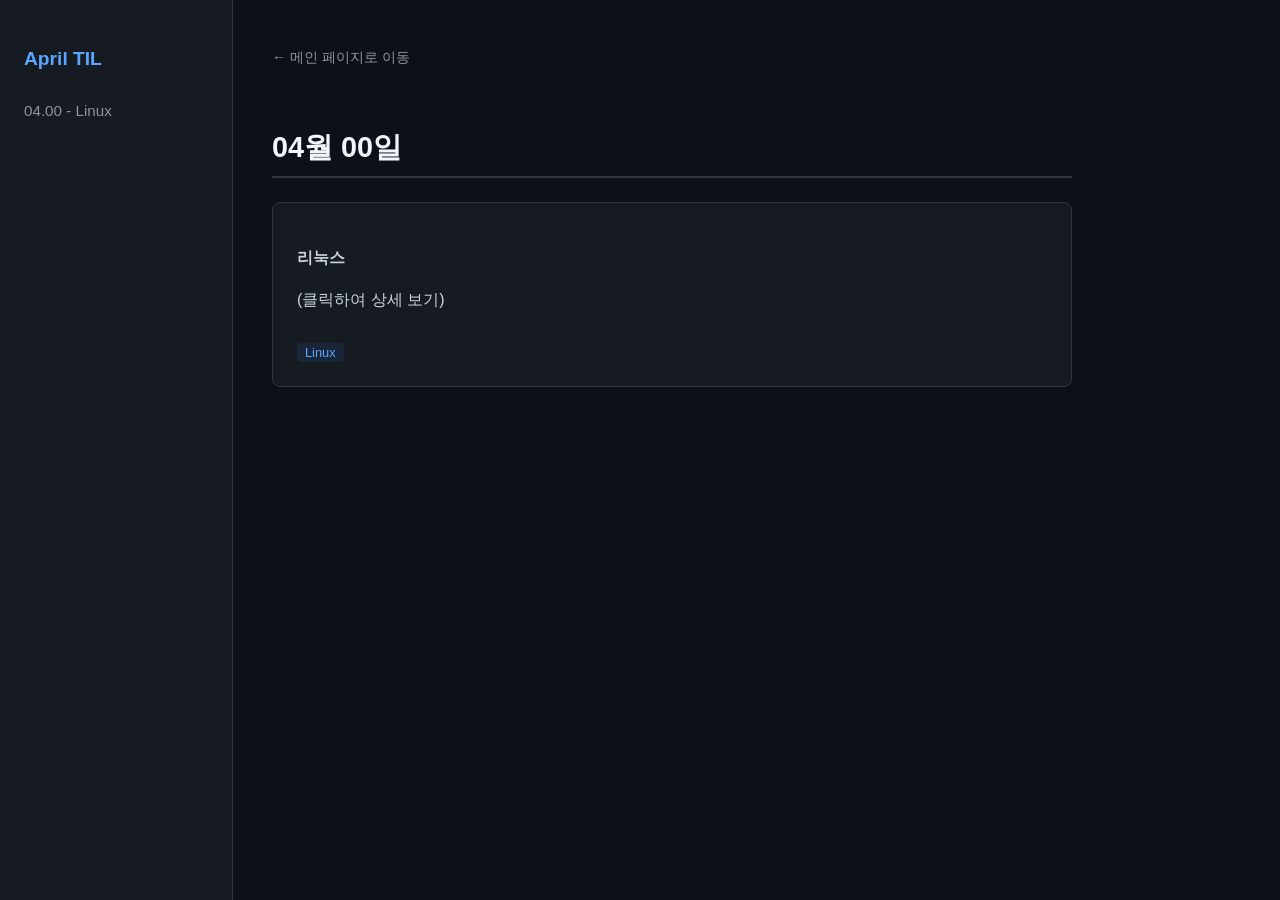
<file: Apr/april.html>
<!DOCTYPE html>
<html lang="ko">
<head>
  <meta charset="UTF-8">
  <meta name="viewport" content="width=device-width, initial-scale=1.0">
  <title>April TIL - Daily Archive</title>
  <link rel="stylesheet" href="style.css" />
</head>
<body>

  <aside class="sidebar">
    <h2>April TIL</h2>
    <ul class="daily-menu">
      <li><a href="#day-00">04.00 - Linux</a></li>
    </ul>
  </aside>

  <div class="content-area">
    <a href="../index.html" class="back-home">← 메인 페이지로 이동</a>

    <section id="day-00" class="day-section">
      <h3 class="day-title">04월 00일</h3>
      <a href="../post.html?file=Apr/26-04-00.md" class="card-link">
        <div class="post-card">
          <h4>리눅스</h4>
          <p>(클릭하여 상세 보기)</p>
          <span class="tag">Linux</span>
        </div>
      </a>
    </section>

    </div>

  <style>
    /* 카드를 클릭 가능하게 만들기 위한 추가 스타일 */
    .card-link {
      text-decoration: none;
      display: block;
      color: inherit;
    }
    .post-card {
      transition: transform 0.2s, border-color 0.2s;
    }
    .post-card:hover {
      transform: translateY(-5px);
      border-color: var(--accent);
      background-color: rgba(88, 166, 255, 0.02);
    }
  </style>
</body>

</html>
</file>
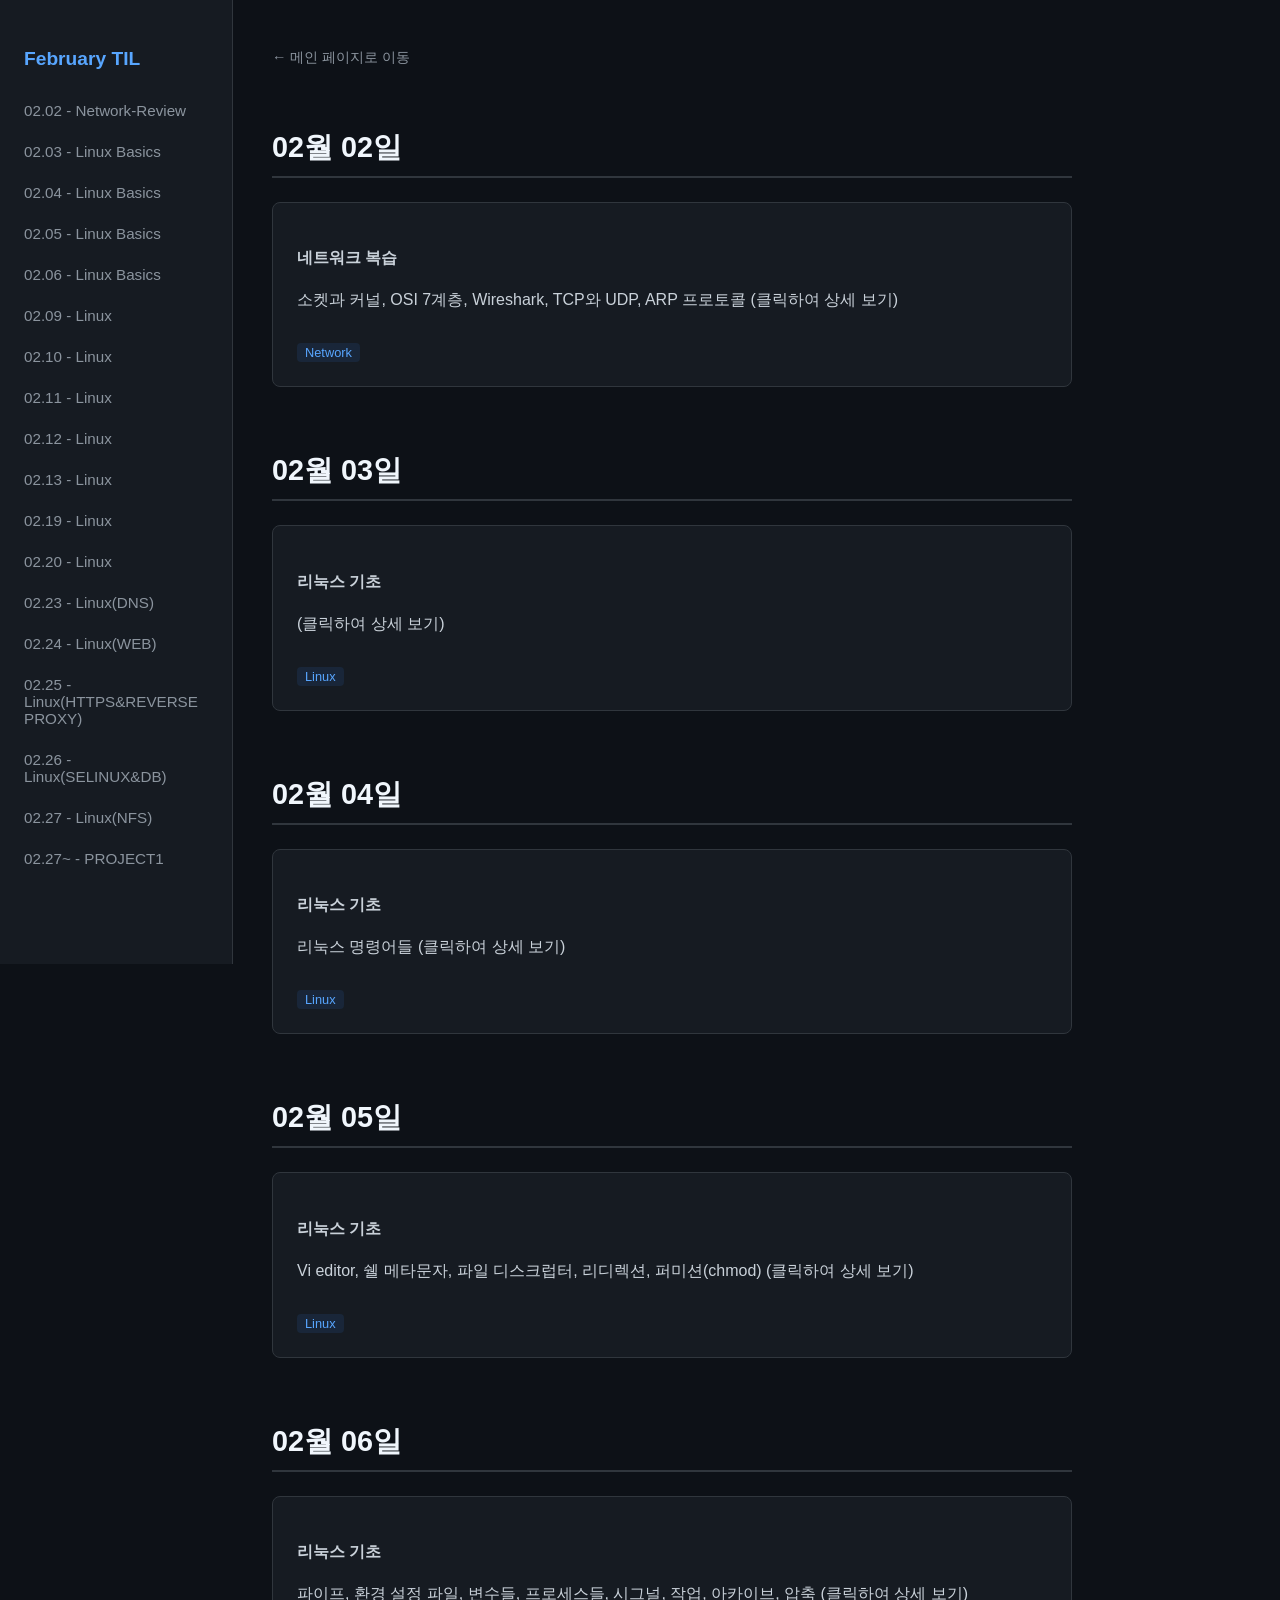
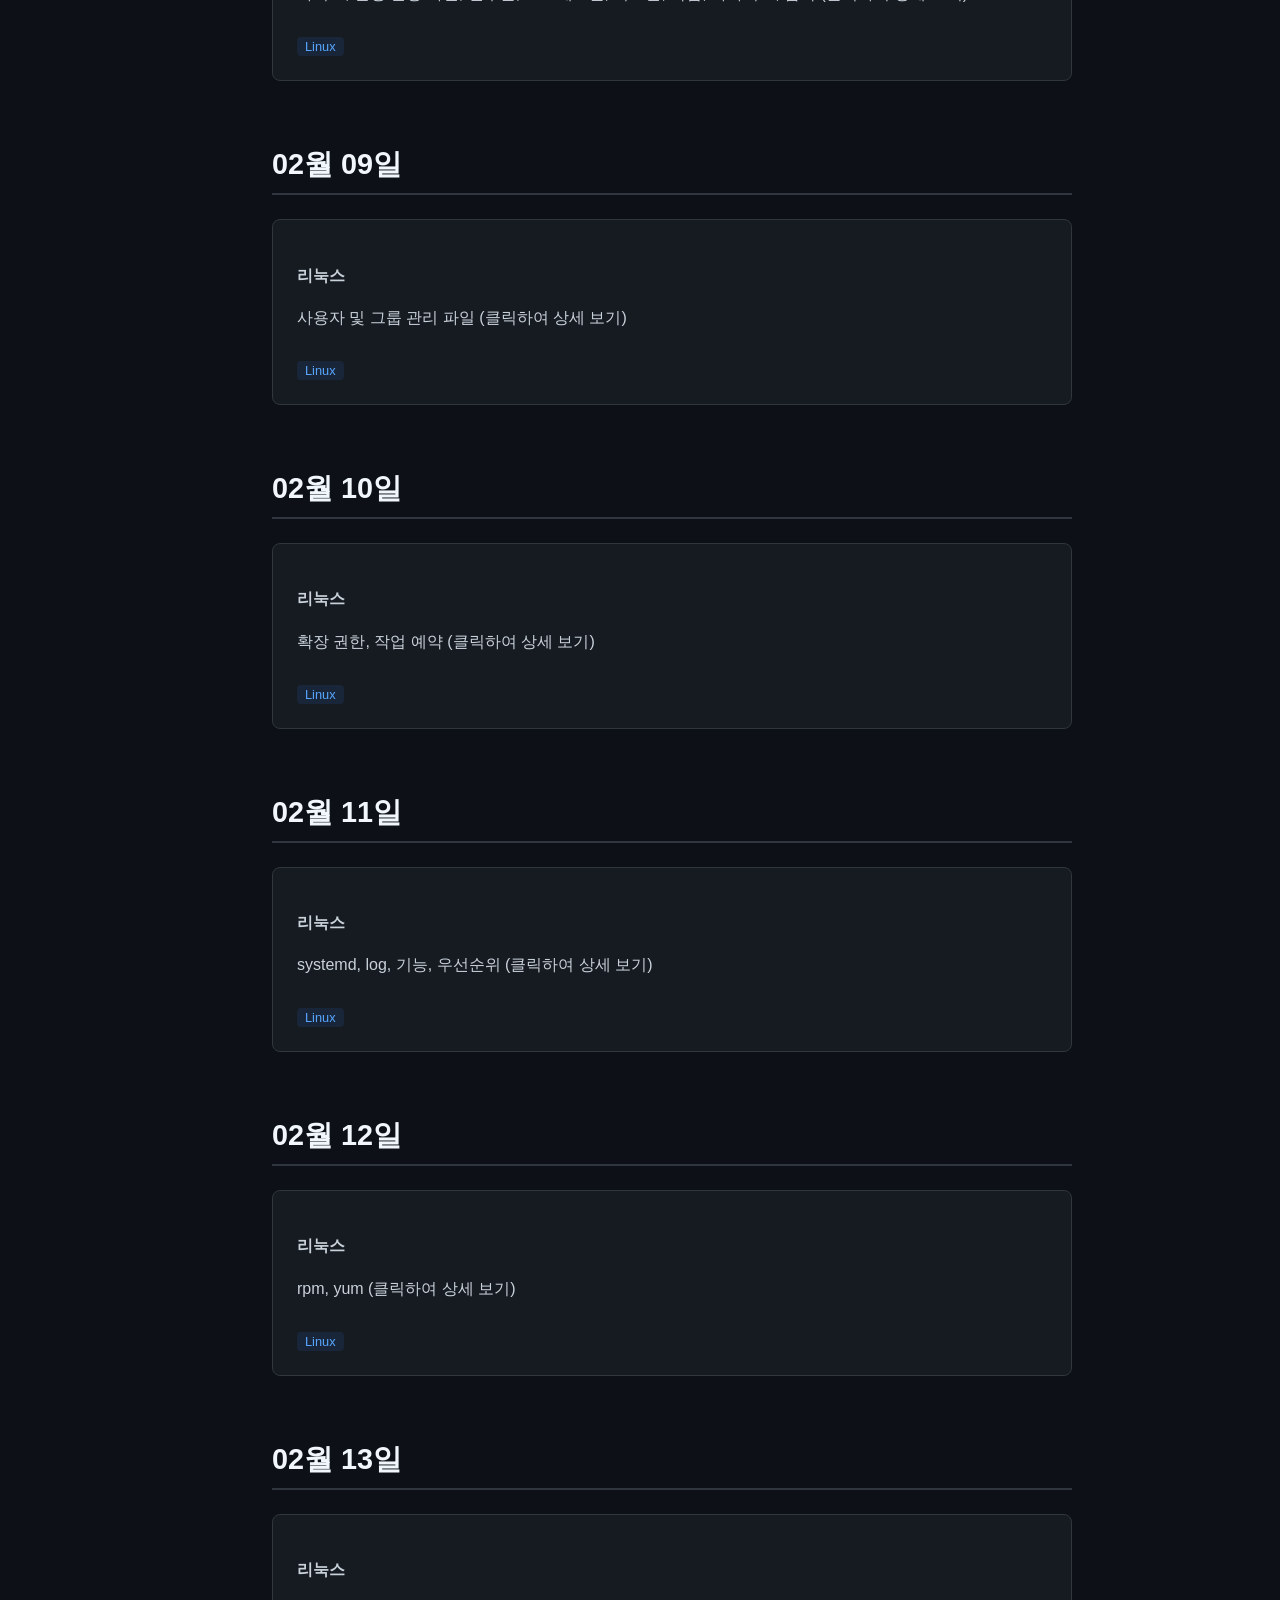
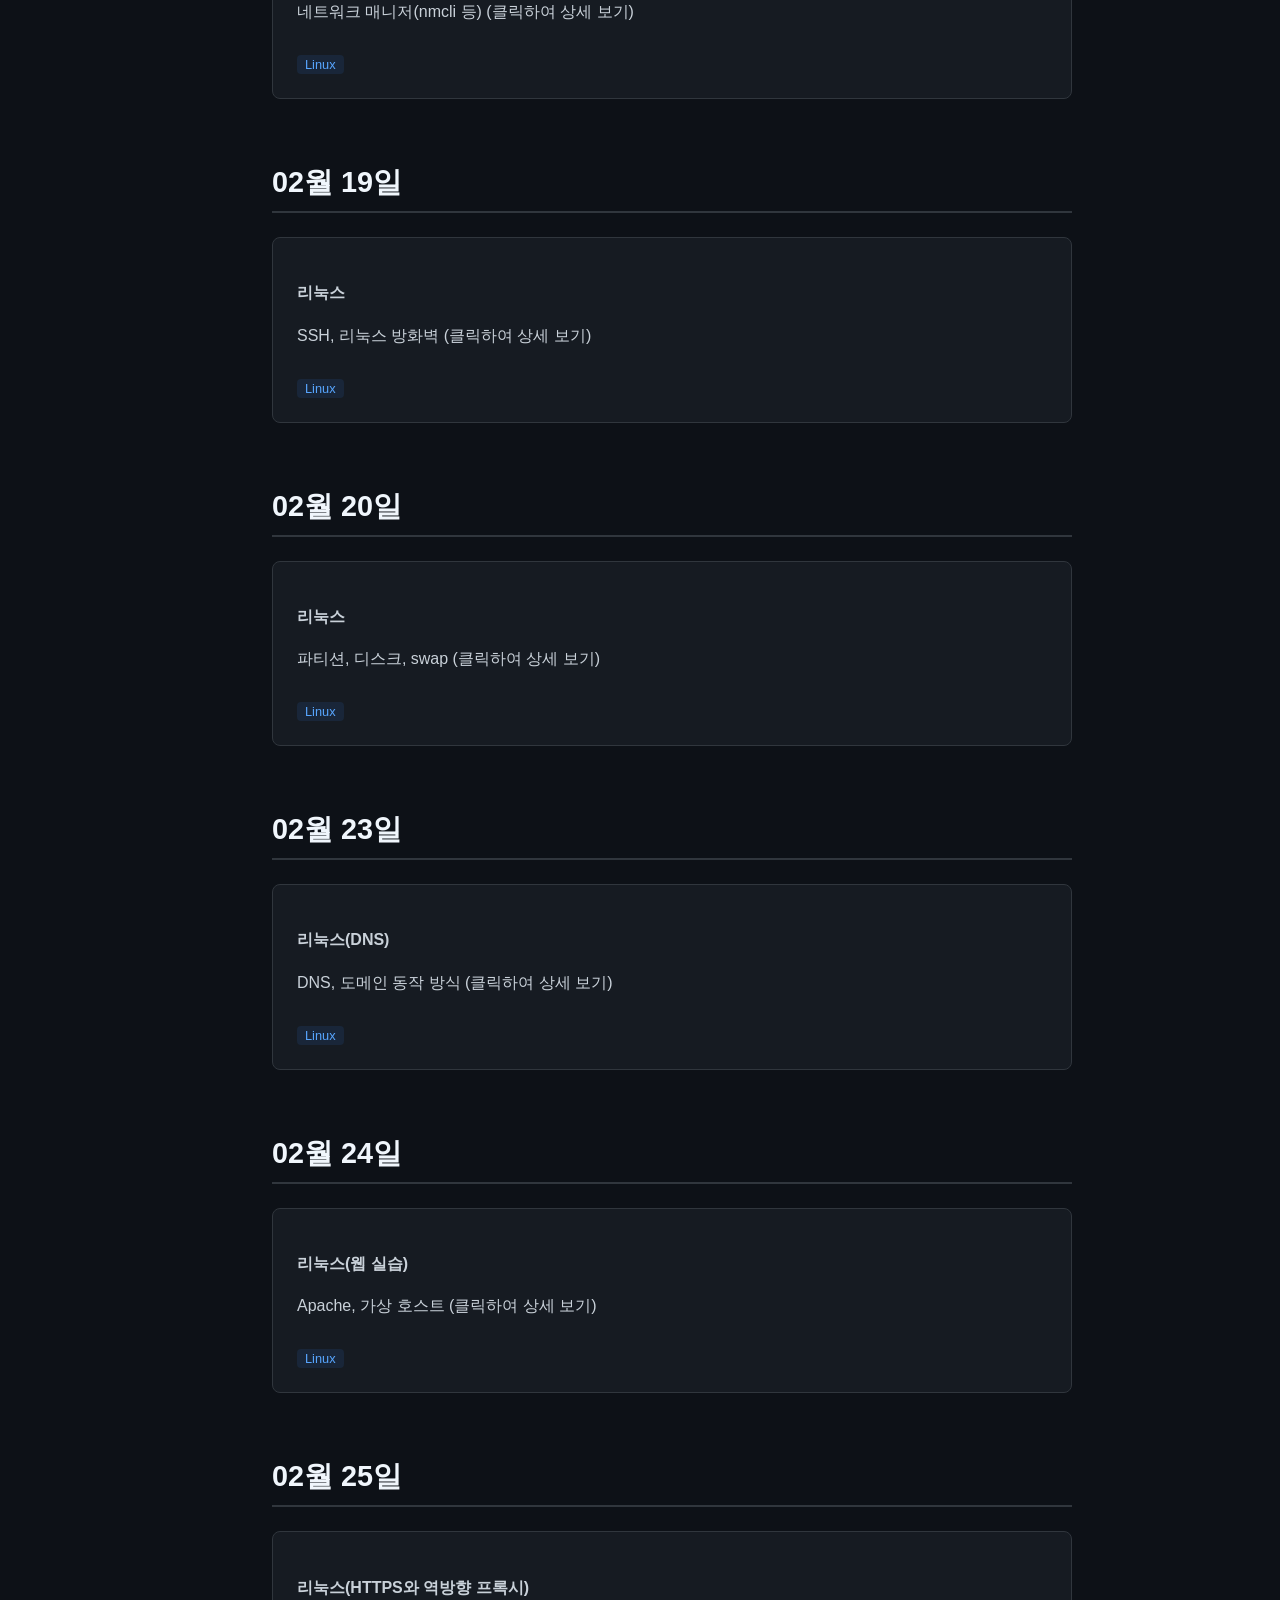
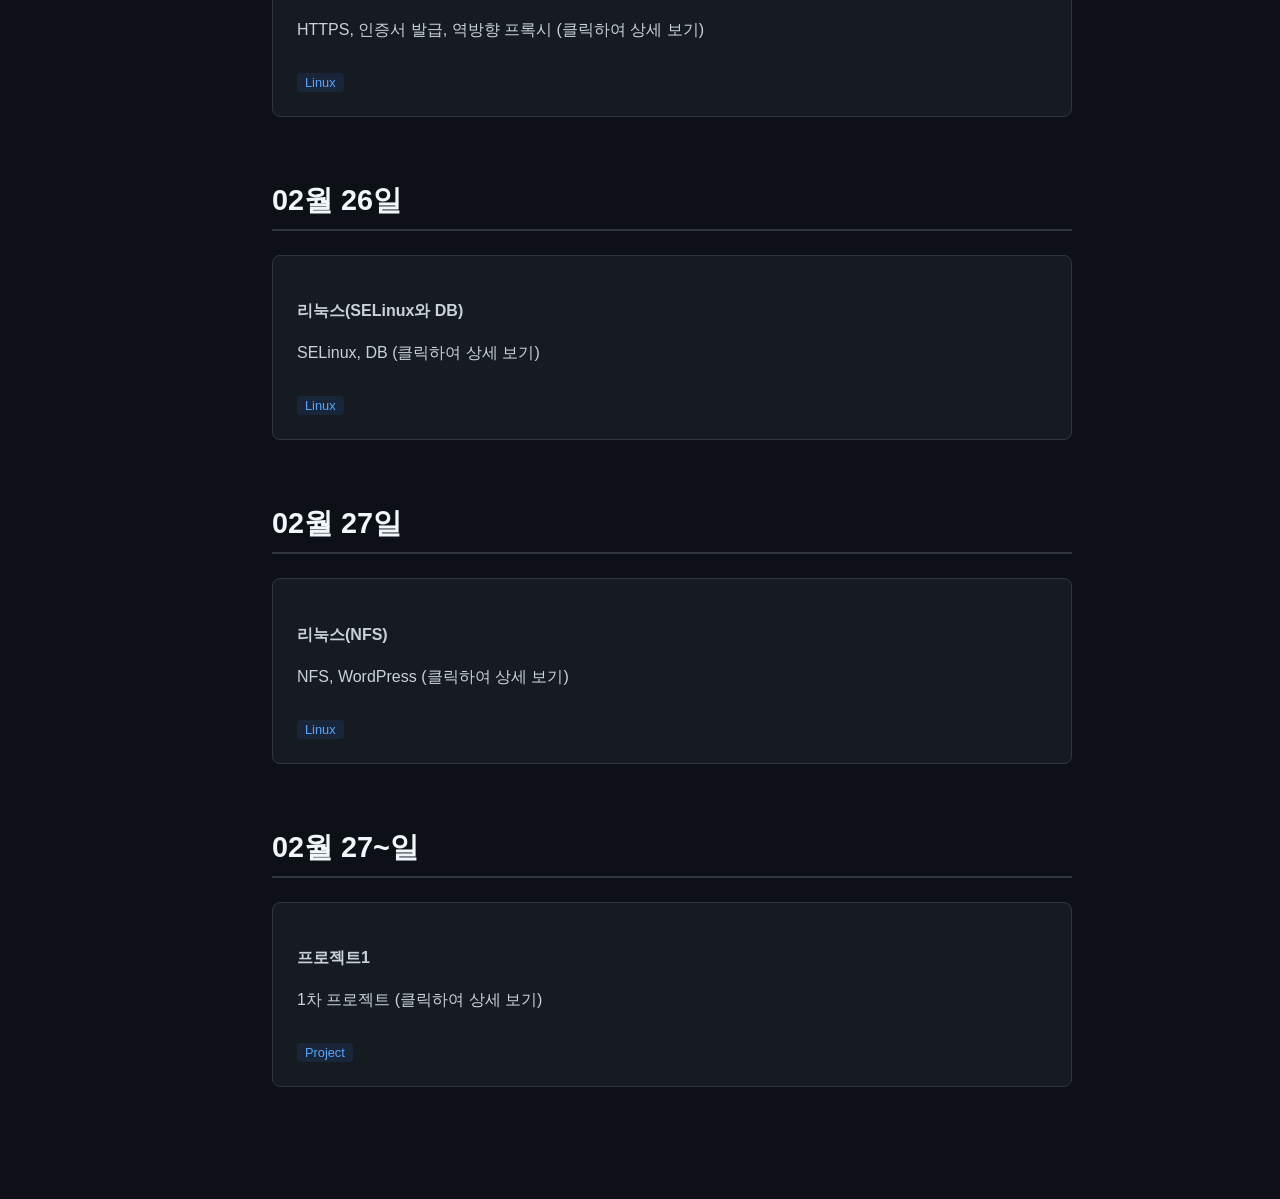
<file: Feb/february.html>
<!DOCTYPE html>
<html lang="ko">
<head>
  <meta charset="UTF-8">
  <meta name="viewport" content="width=device-width, initial-scale=1.0">
  <title>February TIL - Daily Archive</title>
  <link rel="stylesheet" href="style.css" />
</head>
<body>

  <aside class="sidebar">
    <h2>February TIL</h2>
    <ul class="daily-menu">
      <li><a href="#day-02">02.02 - Network-Review</a></li>
      <li><a href="#day-03">02.03 - Linux Basics</a></li>
      <li><a href="#day-04">02.04 - Linux Basics</a></li>
      <li><a href="#day-05">02.05 - Linux Basics</a></li>
      <li><a href="#day-06">02.06 - Linux Basics</a></li>
      <li><a href="#day-09">02.09 - Linux</a></li>
      <li><a href="#day-10">02.10 - Linux</a></li>
      <li><a href="#day-11">02.11 - Linux</a></li>
      <li><a href="#day-12">02.12 - Linux</a></li>
      <li><a href="#day-13">02.13 - Linux</a></li>
      <li><a href="#day-19">02.19 - Linux</a></li>
      <li><a href="#day-20">02.20 - Linux</a></li>
      <li><a href="#day-23">02.23 - Linux(DNS)</a></li>
      <li><a href="#day-24">02.24 - Linux(WEB)</a></li>
      <li><a href="#day-25">02.25 - Linux(HTTPS&REVERSE PROXY)</a></li>
      <li><a href="#day-26">02.26 - Linux(SELINUX&DB)</a></li>
      <li><a href="#day-27">02.27 - Linux(NFS)</a></li>
      <li><a href="#day-27~">02.27~ - PROJECT1</a></li>
    </ul>
  </aside>

  <div class="content-area">
    <a href="../index.html" class="back-home">← 메인 페이지로 이동</a>

    <section id="day-02" class="day-section">
      <h3 class="day-title">02월 02일</h3>
      <a href="../post.html?file=Feb/26-02-02.md" class="card-link">
        <div class="post-card">
          <h4>네트워크 복습</h4>
          <p>소켓과 커널, OSI 7계층, Wireshark, TCP와 UDP, ARP 프로토콜 (클릭하여 상세 보기)</p>
          <span class="tag">Network</span>
        </div>
      </a>
    </section>

    <section id="day-03" class="day-section">
      <h3 class="day-title">02월 03일</h3>
      <a href="../post.html?file=Feb/26-02-03.md" class="card-link">
        <div class="post-card">
          <h4>리눅스 기초</h4>
          <p>(클릭하여 상세 보기)</p>
          <span class="tag">Linux</span>
        </div>
      </a>
    </section>

    <section id="day-04" class="day-section">
      <h3 class="day-title">02월 04일</h3>
      <a href="../post.html?file=Feb/26-02-04.md" class="card-link">
        <div class="post-card">
          <h4>리눅스 기초</h4>
          <p>리눅스 명령어들 (클릭하여 상세 보기)</p>
          <span class="tag">Linux</span>
        </div>
      </a>
    </section>

    <section id="day-05" class="day-section">
      <h3 class="day-title">02월 05일</h3>
      <a href="../post.html?file=Feb/26-02-05.md" class="card-link">
        <div class="post-card">
          <h4>리눅스 기초</h4>
          <p>Vi editor, 쉘 메타문자, 파일 디스크럽터, 리디렉션, 퍼미션(chmod) (클릭하여 상세 보기)</p>
          <span class="tag">Linux</span>
        </div>
      </a>
    </section>

    <section id="day-06" class="day-section">
      <h3 class="day-title">02월 06일</h3>
      <a href="../post.html?file=Feb/26-02-06.md" class="card-link">
        <div class="post-card">
          <h4>리눅스 기초</h4>
          <p>파이프, 환경 설정 파일, 변수들, 프로세스들, 시그널, 작업, 아카이브, 압축 (클릭하여 상세 보기)</p>
          <span class="tag">Linux</span>
        </div>
      </a>
    </section>

    <section id="day-09" class="day-section">
      <h3 class="day-title">02월 09일</h3>
      <a href="../post.html?file=Feb/26-02-09.md" class="card-link">
        <div class="post-card">
          <h4>리눅스</h4>
          <p>사용자 및 그룹 관리 파일 (클릭하여 상세 보기)</p>
          <span class="tag">Linux</span>
        </div>
      </a>
    </section>

    <section id="day-10" class="day-section">
      <h3 class="day-title">02월 10일</h3>
      <a href="../post.html?file=Feb/26-02-10.md" class="card-link">
        <div class="post-card">
          <h4>리눅스</h4>
          <p>확장 권한, 작업 예약 (클릭하여 상세 보기)</p>
          <span class="tag">Linux</span>
        </div>
      </a>
    </section>

    <section id="day-11" class="day-section">
      <h3 class="day-title">02월 11일</h3>
      <a href="../post.html?file=Feb/26-02-11.md" class="card-link">
        <div class="post-card">
          <h4>리눅스</h4>
          <p>systemd, log, 기능, 우선순위 (클릭하여 상세 보기)</p>
          <span class="tag">Linux</span>
        </div>
      </a>
    </section>

    <section id="day-12" class="day-section">
      <h3 class="day-title">02월 12일</h3>
      <a href="../post.html?file=Feb/26-02-12.md" class="card-link">
        <div class="post-card">
          <h4>리눅스</h4>
          <p>rpm, yum (클릭하여 상세 보기)</p>
          <span class="tag">Linux</span>
        </div>
      </a>
    </section>

    <section id="day-13" class="day-section">
      <h3 class="day-title">02월 13일</h3>
      <a href="../post.html?file=Feb/26-02-13.md" class="card-link">
        <div class="post-card">
          <h4>리눅스</h4>
          <p>네트워크 매니저(nmcli 등) (클릭하여 상세 보기)</p>
          <span class="tag">Linux</span>
        </div>
      </a>
    </section>

    <section id="day-19" class="day-section">
      <h3 class="day-title">02월 19일</h3>
      <a href="../post.html?file=Feb/26-02-19.md" class="card-link">
        <div class="post-card">
          <h4>리눅스</h4>
          <p>SSH, 리눅스 방화벽 (클릭하여 상세 보기)</p>
          <span class="tag">Linux</span>
        </div>
      </a>
    </section>

    <section id="day-20" class="day-section">
      <h3 class="day-title">02월 20일</h3>
      <a href="../post.html?file=Feb/26-02-20.md" class="card-link">
        <div class="post-card">
          <h4>리눅스</h4>
          <p>파티션, 디스크, swap (클릭하여 상세 보기)</p>
          <span class="tag">Linux</span>
        </div>
      </a>
    </section>

    <section id="day-23" class="day-section">
      <h3 class="day-title">02월 23일</h3>
      <a href="../post.html?file=Feb/26-02-23.md" class="card-link">
        <div class="post-card">
          <h4>리눅스(DNS)</h4>
          <p>DNS, 도메인 동작 방식 (클릭하여 상세 보기)</p>
          <span class="tag">Linux</span>
        </div>
      </a>
    </section>

    <section id="day-24" class="day-section">
      <h3 class="day-title">02월 24일</h3>
      <a href="../post.html?file=Feb/26-02-24.md" class="card-link">
        <div class="post-card">
          <h4>리눅스(웹 실습)</h4>
          <p>Apache, 가상 호스트 (클릭하여 상세 보기)</p>
          <span class="tag">Linux</span>
        </div>
      </a>
    </section>

    <section id="day-25" class="day-section">
      <h3 class="day-title">02월 25일</h3>
      <a href="../post.html?file=Feb/26-02-25.md" class="card-link">
        <div class="post-card">
          <h4>리눅스(HTTPS와 역방향 프록시)</h4>
          <p>HTTPS, 인증서 발급, 역방향 프록시 (클릭하여 상세 보기)</p>
          <span class="tag">Linux</span>
        </div>
      </a>
    </section>

    <section id="day-26" class="day-section">
      <h3 class="day-title">02월 26일</h3>
      <a href="../post.html?file=Feb/26-02-26.md" class="card-link">
        <div class="post-card">
          <h4>리눅스(SELinux와 DB)</h4>
          <p>SELinux, DB (클릭하여 상세 보기)</p>
          <span class="tag">Linux</span>
        </div>
      </a>
    </section>

    <section id="day-27" class="day-section">
      <h3 class="day-title">02월 27일</h3>
      <a href="../post.html?file=Feb/26-02-27.md" class="card-link">
        <div class="post-card">
          <h4>리눅스(NFS)</h4>
          <p>NFS, WordPress (클릭하여 상세 보기)</p>
          <span class="tag">Linux</span>
        </div>
      </a>
    </section>

    <section id="day-27~" class="day-section">
      <h3 class="day-title">02월 27~일</h3>
      <a href="../post.html?file=Feb/project1.md" class="card-link">
        <div class="post-card">
          <h4>프로젝트1</h4>
          <p>1차 프로젝트 (클릭하여 상세 보기)</p>
          <span class="tag">Project</span>
        </div>
      </a>
    </section>
    
    </div>

  <style>
    /* 카드를 클릭 가능하게 만들기 위한 추가 스타일 */
    .card-link {
      text-decoration: none;
      display: block;
      color: inherit;
    }
    .post-card {
      transition: transform 0.2s, border-color 0.2s;
    }
    .post-card:hover {
      transform: translateY(-5px);
      border-color: var(--accent);
      background-color: rgba(88, 166, 255, 0.02);
    }
  </style>
</body>

</html>
</file>
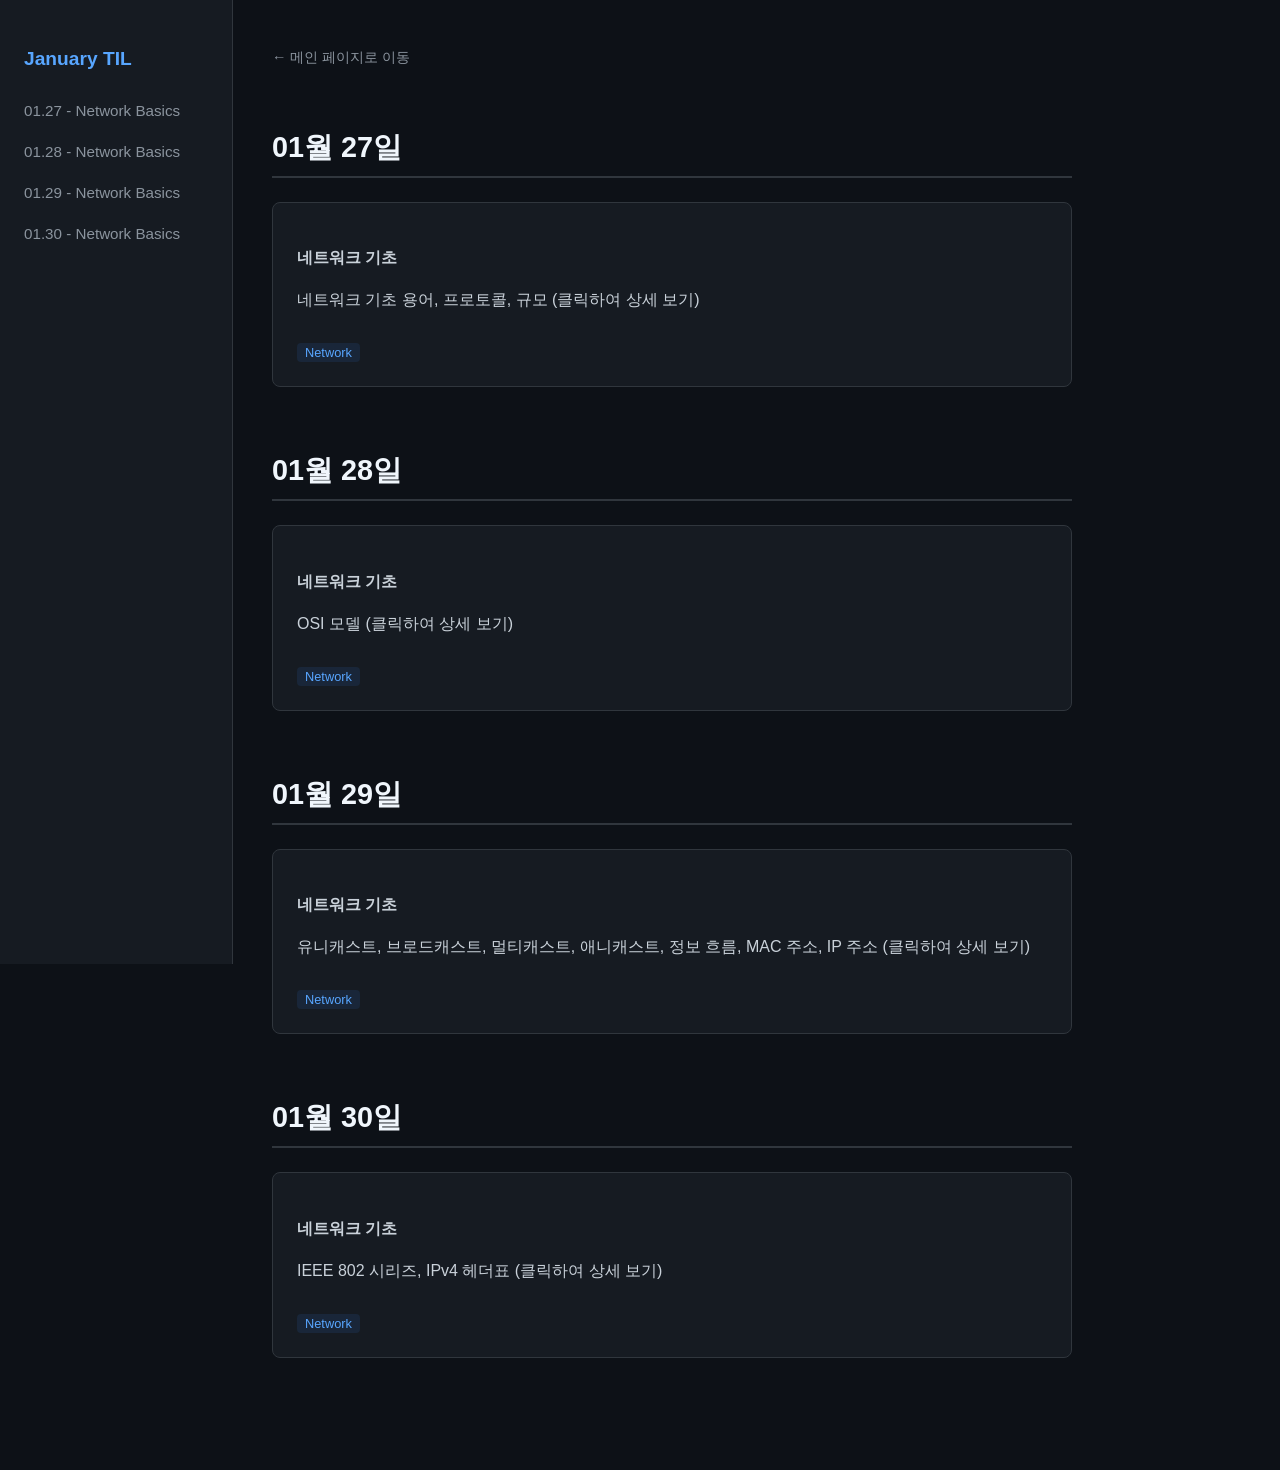
<file: Jan/january.html>
<!DOCTYPE html>
<html lang="ko">
<head>
  <meta charset="UTF-8">
  <meta name="viewport" content="width=device-width, initial-scale=1.0">
  <title>January TIL - Daily Archive</title>
  <link rel="stylesheet" href="style.css" />
</head>
<body>

  <aside class="sidebar">
    <h2>January TIL</h2>
    <ul class="daily-menu">
      <li><a href="#day-27">01.27 - Network Basics</a></li>
      <li><a href="#day-28">01.28 - Network Basics</a></li>
      <li><a href="#day-29">01.29 - Network Basics</a></li>
      <li><a href="#day-30">01.30 - Network Basics</a></li>
    </ul>
  </aside>

  <div class="content-area">
    <a href="../index.html" class="back-home">← 메인 페이지로 이동</a>

    <section id="day-27" class="day-section">
      <h3 class="day-title">01월 27일</h3>
      <a href="../post.html?file=Jan/26-01-27.md" class="card-link">
        <div class="post-card">
          <h4>네트워크 기초</h4>
          <p>네트워크 기초 용어, 프로토콜, 규모 (클릭하여 상세 보기)</p>
          <span class="tag">Network</span>
        </div>
      </a>
    </section>

    <section id="day-28" class="day-section">
      <h3 class="day-title">01월 28일</h3>
      <a href="../post.html?file=Jan/26-01-28.md" class="card-link">
        <div class="post-card">
          <h4>네트워크 기초</h4>
          <p>OSI 모델 (클릭하여 상세 보기)</p>
          <span class="tag">Network</span>
        </div>
      </a>
    </section>

    <section id="day-29" class="day-section">
      <h3 class="day-title">01월 29일</h3>
      <a href="../post.html?file=Jan/26-01-29.md" class="card-link">
        <div class="post-card">
          <h4>네트워크 기초</h4>
          <p>유니캐스트, 브로드캐스트, 멀티캐스트, 애니캐스트, 정보 흐름, MAC 주소, IP 주소 (클릭하여 상세 보기)</p>
          <span class="tag">Network</span>
        </div>
      </a>
    </section>

    <section id="day-30" class="day-section">
      <h3 class="day-title">01월 30일</h3>
      <a href="../post.html?file=Jan/26-01-30.md" class="card-link">
        <div class="post-card">
          <h4>네트워크 기초</h4>
          <p>IEEE 802 시리즈, IPv4 헤더표 (클릭하여 상세 보기)</p>
          <span class="tag">Network</span>
        </div>
      </a>
    </section>

    </div>

  <style>
    /* 카드를 클릭 가능하게 만들기 위한 추가 스타일 */
    .card-link {
      text-decoration: none;
      display: block;
      color: inherit;
    }
    .post-card {
      transition: transform 0.2s, border-color 0.2s;
    }
    .post-card:hover {
      transform: translateY(-5px);
      border-color: var(--accent);
      background-color: rgba(88, 166, 255, 0.02);
    }
  </style>
</body>
</html>
</file>
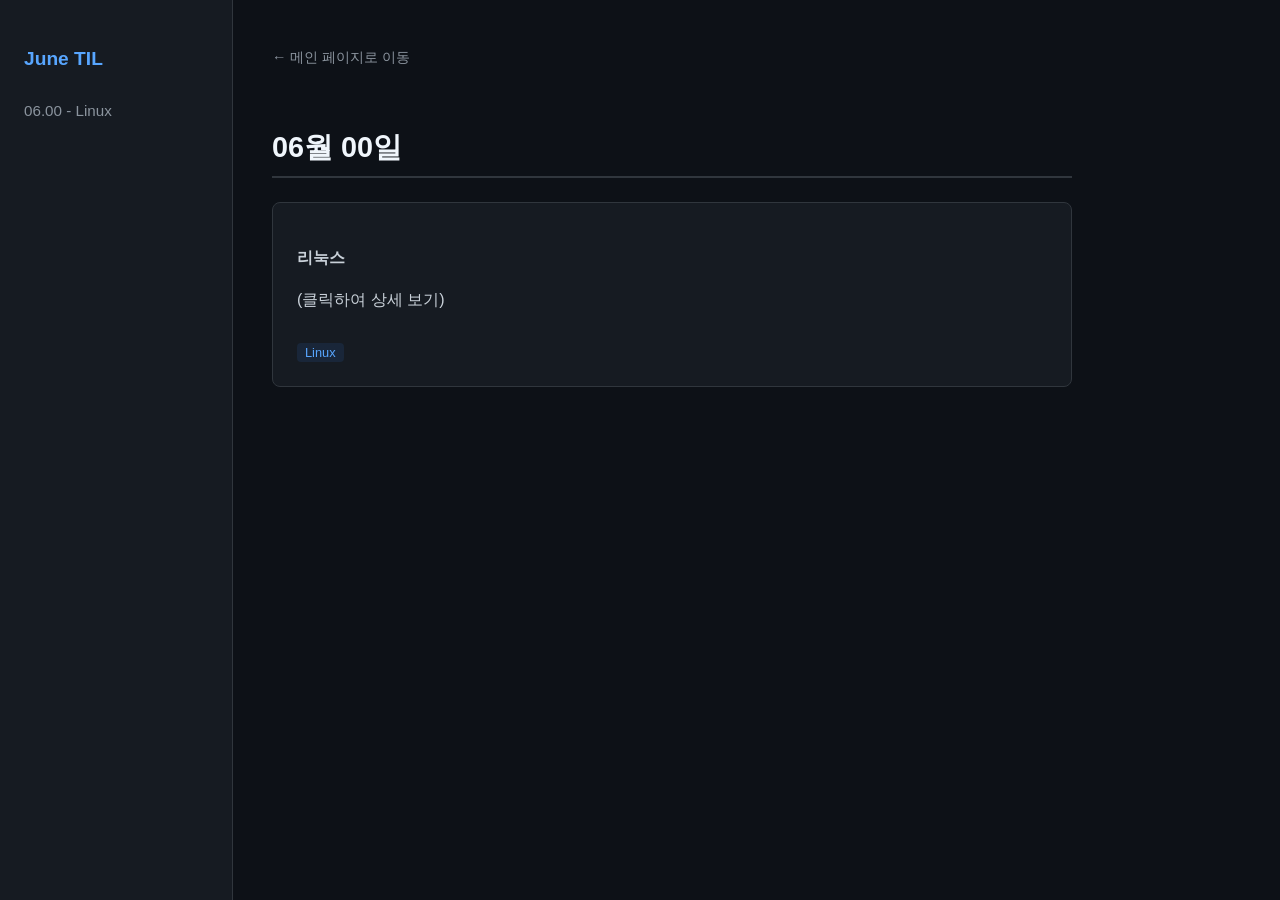
<file: Jun/june.html>
<!DOCTYPE html>
<html lang="ko">
<head>
  <meta charset="UTF-8">
  <meta name="viewport" content="width=device-width, initial-scale=1.0">
  <title>June TIL - Daily Archive</title>
  <link rel="stylesheet" href="style.css" />
</head>
<body>

  <aside class="sidebar">
    <h2>June TIL</h2>
    <ul class="daily-menu">
      <li><a href="#day-00">06.00 - Linux</a></li>
    </ul>
  </aside>

  <div class="content-area">
    <a href="../index.html" class="back-home">← 메인 페이지로 이동</a>

    <section id="day-00" class="day-section">
      <h3 class="day-title">06월 00일</h3>
      <a href="../post.html?file=Jun/26-06-00.md" class="card-link">
        <div class="post-card">
          <h4>리눅스</h4>
          <p>(클릭하여 상세 보기)</p>
          <span class="tag">Linux</span>
        </div>
      </a>
    </section>

    </div>

  <style>
    /* 카드를 클릭 가능하게 만들기 위한 추가 스타일 */
    .card-link {
      text-decoration: none;
      display: block;
      color: inherit;
    }
    .post-card {
      transition: transform 0.2s, border-color 0.2s;
    }
    .post-card:hover {
      transform: translateY(-5px);
      border-color: var(--accent);
      background-color: rgba(88, 166, 255, 0.02);
    }
  </style>
</body>

</html>
</file>
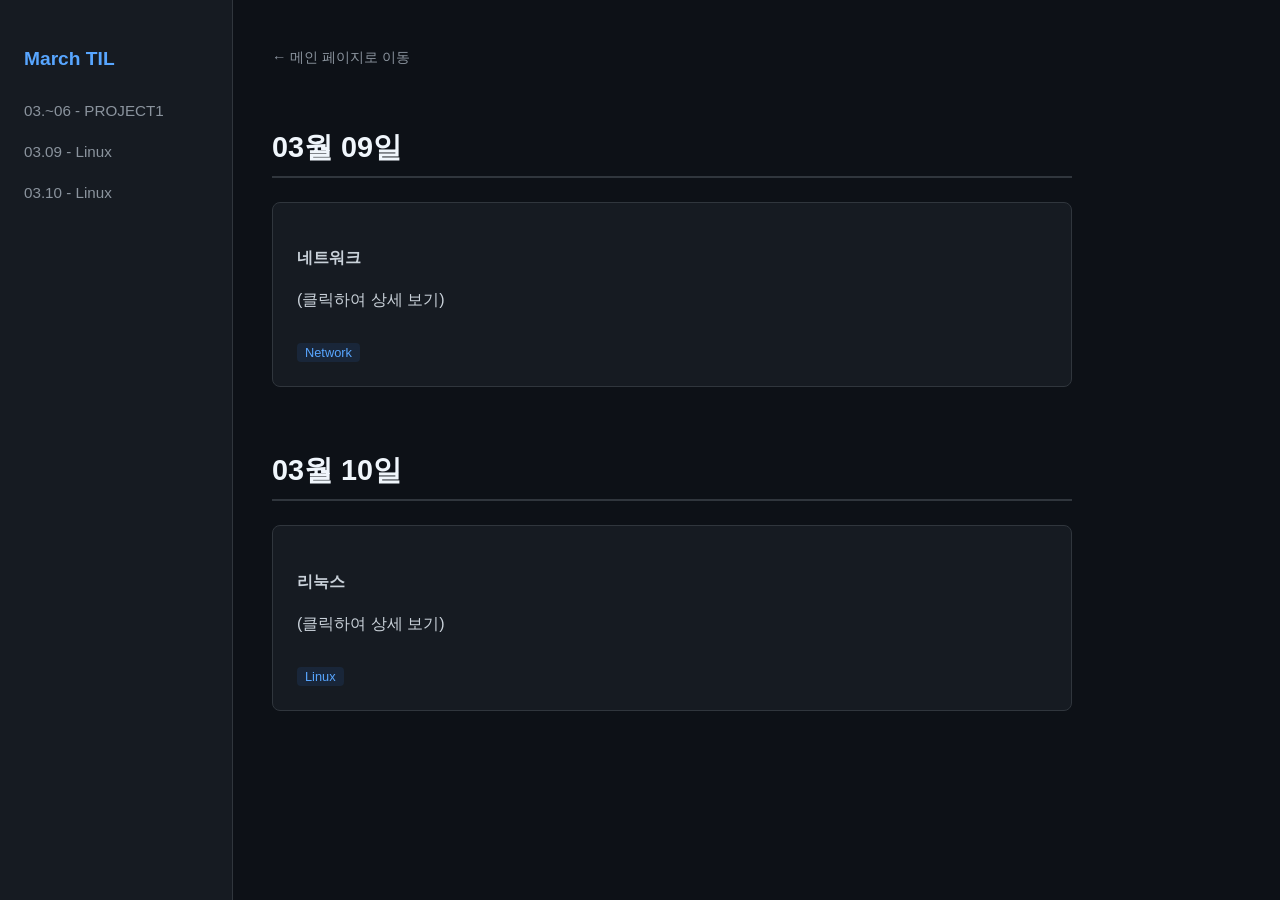
<file: Mar/march.html>
<!DOCTYPE html>
<html lang="ko">
<head>
  <meta charset="UTF-8">
  <meta name="viewport" content="width=device-width, initial-scale=1.0">
  <title>March TIL - Daily Archive</title>
  <link rel="stylesheet" href="style.css" />
</head>
<body>

  <aside class="sidebar">
    <h2>March TIL</h2>
    <ul class="daily-menu">
      <li><a href="#day-~06">03.~06 - PROJECT1</a></li>
      <li><a href="#day-09">03.09 - Linux</a></li>
      <li><a href="#day-10">03.10 - Linux</a></li>
    </ul>
  </aside>

  <div class="content-area">
    <a href="../index.html" class="back-home">← 메인 페이지로 이동</a>

    <section id="day-09" class="day-section">
      <h3 class="day-title">03월 09일</h3>
      <a href="../post.html?file=Mar/26-03-09.md" class="card-link">
        <div class="post-card">
          <h4>네트워크</h4>
          <p>(클릭하여 상세 보기)</p>
          <span class="tag">Network</span>
        </div>
      </a>
    </section>

    <section id="day-10" class="day-section">
      <h3 class="day-title">03월 10일</h3>
      <a href="../post.html?file=Mar/26-03-10.md" class="card-link">
        <div class="post-card">
          <h4>리눅스</h4>
          <p>(클릭하여 상세 보기)</p>
          <span class="tag">Linux</span>
        </div>
      </a>
    </section>

    </div>

  <style>
    /* 카드를 클릭 가능하게 만들기 위한 추가 스타일 */
    .card-link {
      text-decoration: none;
      display: block;
      color: inherit;
    }
    .post-card {
      transition: transform 0.2s, border-color 0.2s;
    }
    .post-card:hover {
      transform: translateY(-5px);
      border-color: var(--accent);
      background-color: rgba(88, 166, 255, 0.02);
    }
  </style>
</body>

</html>
</file>
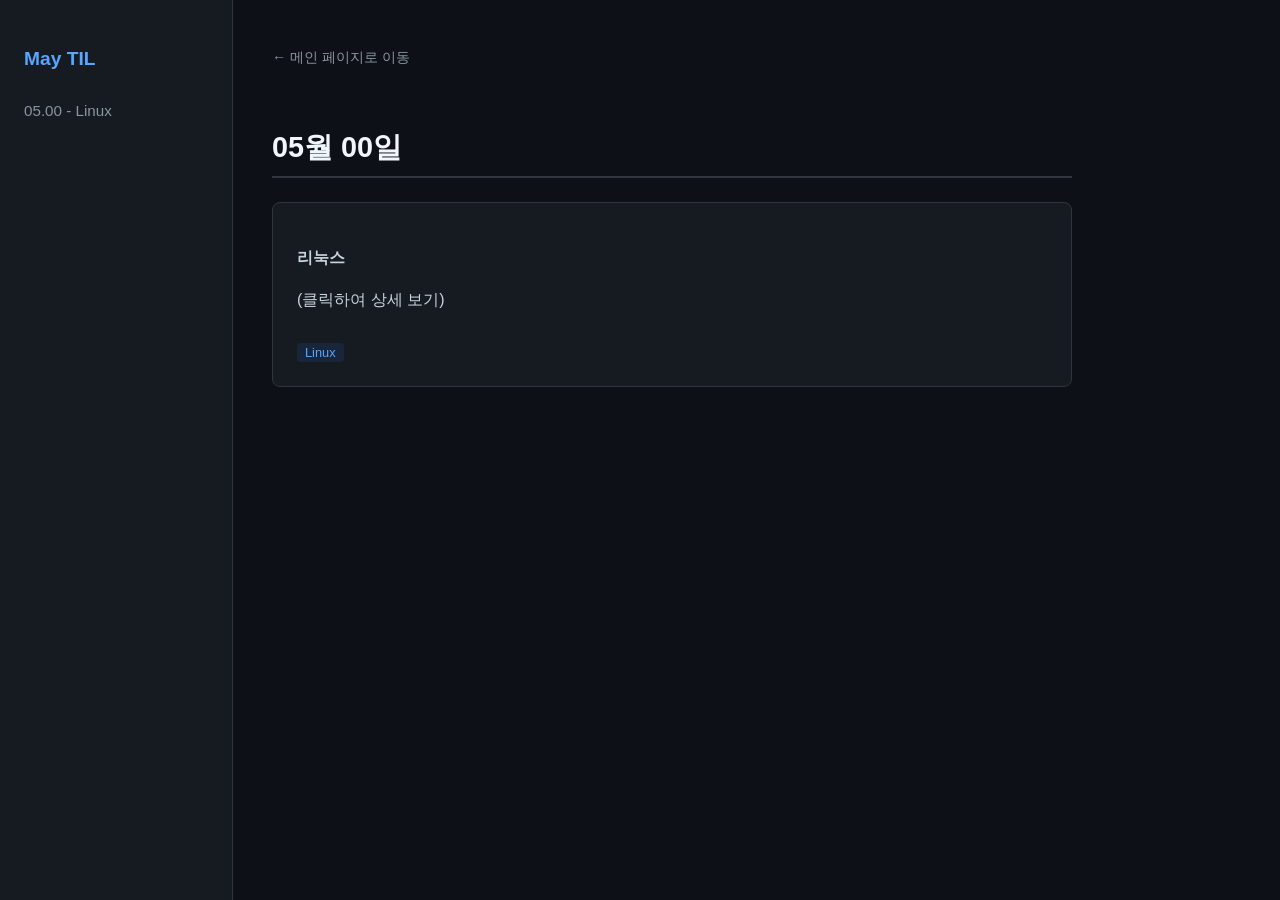
<file: May/may.html>
<!DOCTYPE html>
<html lang="ko">
<head>
  <meta charset="UTF-8">
  <meta name="viewport" content="width=device-width, initial-scale=1.0">
  <title>May TIL - Daily Archive</title>
  <link rel="stylesheet" href="style.css" />
</head>
<body>

  <aside class="sidebar">
    <h2>May TIL</h2>
    <ul class="daily-menu">
      <li><a href="#day-00">05.00 - Linux</a></li>
    </ul>
  </aside>

  <div class="content-area">
    <a href="../index.html" class="back-home">← 메인 페이지로 이동</a>

    <section id="day-00" class="day-section">
      <h3 class="day-title">05월 00일</h3>
      <a href="../post.html?file=May/26-05-00.md" class="card-link">
        <div class="post-card">
          <h4>리눅스</h4>
          <p>(클릭하여 상세 보기)</p>
          <span class="tag">Linux</span>
        </div>
      </a>
    </section>

    </div>

  <style>
    /* 카드를 클릭 가능하게 만들기 위한 추가 스타일 */
    .card-link {
      text-decoration: none;
      display: block;
      color: inherit;
    }
    .post-card {
      transition: transform 0.2s, border-color 0.2s;
    }
    .post-card:hover {
      transform: translateY(-5px);
      border-color: var(--accent);
      background-color: rgba(88, 166, 255, 0.02);
    }
  </style>
</body>

</html>
</file>
<file: Apr/style.css>
:root {
      --bg-color: #0d1117;
      --card-bg: #161b22;
      --text-main: #c9d1d9;
      --text-muted: #8b949e;
      --accent: #58a6ff;
      --border: #30363d;
      --sidebar-width: 200px;
    }

    body {
      font-family: 'Pretendard', -apple-system, sans-serif;
      background-color: var(--bg-color);
      color: var(--text-main);
      margin: 0;
      display: flex; /* 사이드바 배치를 위해 flex 사용 */
    }

    /* 📌 왼쪽 일별 사이드바 */
    .sidebar {
      width: var(--sidebar-width);
      height: 100vh;
      background-color: var(--card-bg);
      border-right: 1px solid var(--border);
      position: fixed;
      padding: 2rem 1rem;
      overflow-y: auto;
    }

    .sidebar h2 {
      font-size: 1.2rem;
      color: var(--accent);
      margin-bottom: 1.5rem;
      padding-left: 0.5rem;
    }

    .daily-menu {
      list-style: none;
      padding: 0;
      margin: 0;
    }

    .daily-menu li {
      margin-bottom: 0.5rem;
    }

    .daily-menu a {
      color: var(--text-muted);
      text-decoration: none;
      font-size: 0.95rem;
      display: block;
      padding: 0.5rem;
      border-radius: 6px;
      transition: 0.2s;
    }

    .daily-menu a:hover {
      background-color: var(--border);
      color: var(--accent);
    }

    /* 📌 오른쪽 컨텐츠 영역 */
    .content-area {
      margin-left: calc(var(--sidebar-width) + 40px);
      flex: 1;
      max-width: 800px;
      padding: 3rem 2rem;
    }

    .back-home {
      display: inline-block;
      margin-bottom: 2rem;
      color: var(--text-muted);
      text-decoration: none;
      font-size: 0.9rem;
    }

    .back-home:hover { color: var(--accent); }

    .day-section {
      margin-bottom: 4rem;
      scroll-margin-top: 2rem; /* 링크 클릭 시 상단 여유 공간 */
    }

    .day-title {
      font-size: 1.8rem;
      border-bottom: 2px solid var(--border);
      padding-bottom: 0.5rem;
      margin-bottom: 1.5rem;
      color: #f0f6fc;
    }

    .post-card {
      background-color: var(--card-bg);
      border: 1px solid var(--border);
      border-radius: 8px;
      padding: 1.5rem;
    }

    .tag {
      display: inline-block;
      background: rgba(56, 139, 253, 0.1);
      color: var(--accent);
      padding: 2px 8px;
      border-radius: 4px;
      font-size: 0.8rem;
      margin-top: 1rem;
    }

    /* 모바일 대응 */
    @media (max-width: 768px) {
      body { flex-direction: column; }
      .sidebar { width: 100%; height: auto; position: relative; border-right: none; border-bottom: 1px solid var(--border); }
      .content-area { margin-left: 0; }
    }
</file>
<file: Feb/style.css>
:root {
      --bg-color: #0d1117;
      --card-bg: #161b22;
      --text-main: #c9d1d9;
      --text-muted: #8b949e;
      --accent: #58a6ff;
      --border: #30363d;
      --sidebar-width: 200px;
    }

    body {
      font-family: 'Pretendard', -apple-system, sans-serif;
      background-color: var(--bg-color);
      color: var(--text-main);
      margin: 0;
      display: flex; /* 사이드바 배치를 위해 flex 사용 */
    }

    /* 📌 왼쪽 일별 사이드바 */
    .sidebar {
      width: var(--sidebar-width);
      height: 100vh;
      background-color: var(--card-bg);
      border-right: 1px solid var(--border);
      position: fixed;
      padding: 2rem 1rem;
      overflow-y: auto;
    }

    .sidebar h2 {
      font-size: 1.2rem;
      color: var(--accent);
      margin-bottom: 1.5rem;
      padding-left: 0.5rem;
    }

    .daily-menu {
      list-style: none;
      padding: 0;
      margin: 0;
    }

    .daily-menu li {
      margin-bottom: 0.5rem;
    }

    .daily-menu a {
      color: var(--text-muted);
      text-decoration: none;
      font-size: 0.95rem;
      display: block;
      padding: 0.5rem;
      border-radius: 6px;
      transition: 0.2s;
    }

    .daily-menu a:hover {
      background-color: var(--border);
      color: var(--accent);
    }

    /* 📌 오른쪽 컨텐츠 영역 */
    .content-area {
      margin-left: calc(var(--sidebar-width) + 40px);
      flex: 1;
      max-width: 800px;
      padding: 3rem 2rem;
    }

    .back-home {
      display: inline-block;
      margin-bottom: 2rem;
      color: var(--text-muted);
      text-decoration: none;
      font-size: 0.9rem;
    }

    .back-home:hover { color: var(--accent); }

    .day-section {
      margin-bottom: 4rem;
      scroll-margin-top: 2rem; /* 링크 클릭 시 상단 여유 공간 */
    }

    .day-title {
      font-size: 1.8rem;
      border-bottom: 2px solid var(--border);
      padding-bottom: 0.5rem;
      margin-bottom: 1.5rem;
      color: #f0f6fc;
    }

    .post-card {
      background-color: var(--card-bg);
      border: 1px solid var(--border);
      border-radius: 8px;
      padding: 1.5rem;
    }

    .tag {
      display: inline-block;
      background: rgba(56, 139, 253, 0.1);
      color: var(--accent);
      padding: 2px 8px;
      border-radius: 4px;
      font-size: 0.8rem;
      margin-top: 1rem;
    }

    /* 모바일 대응 */
    @media (max-width: 768px) {
      body { flex-direction: column; }
      .sidebar { width: 100%; height: auto; position: relative; border-right: none; border-bottom: 1px solid var(--border); }
      .content-area { margin-left: 0; }
    }
</file>
<file: Jan/style.css>
:root {
      --bg-color: #0d1117;
      --card-bg: #161b22;
      --text-main: #c9d1d9;
      --text-muted: #8b949e;
      --accent: #58a6ff;
      --border: #30363d;
      --sidebar-width: 200px;
    }

    body {
      font-family: 'Pretendard', -apple-system, sans-serif;
      background-color: var(--bg-color);
      color: var(--text-main);
      margin: 0;
      display: flex; /* 사이드바 배치를 위해 flex 사용 */
    }

    /* 📌 왼쪽 일별 사이드바 */
    .sidebar {
      width: var(--sidebar-width);
      height: 100vh;
      background-color: var(--card-bg);
      border-right: 1px solid var(--border);
      position: fixed;
      padding: 2rem 1rem;
      overflow-y: auto;
    }

    .sidebar h2 {
      font-size: 1.2rem;
      color: var(--accent);
      margin-bottom: 1.5rem;
      padding-left: 0.5rem;
    }

    .daily-menu {
      list-style: none;
      padding: 0;
      margin: 0;
    }

    .daily-menu li {
      margin-bottom: 0.5rem;
    }

    .daily-menu a {
      color: var(--text-muted);
      text-decoration: none;
      font-size: 0.95rem;
      display: block;
      padding: 0.5rem;
      border-radius: 6px;
      transition: 0.2s;
    }

    .daily-menu a:hover {
      background-color: var(--border);
      color: var(--accent);
    }

    /* 📌 오른쪽 컨텐츠 영역 */
    .content-area {
      margin-left: calc(var(--sidebar-width) + 40px);
      flex: 1;
      max-width: 800px;
      padding: 3rem 2rem;
    }

    .back-home {
      display: inline-block;
      margin-bottom: 2rem;
      color: var(--text-muted);
      text-decoration: none;
      font-size: 0.9rem;
    }

    .back-home:hover { color: var(--accent); }

    .day-section {
      margin-bottom: 4rem;
      scroll-margin-top: 2rem; /* 링크 클릭 시 상단 여유 공간 */
    }

    .day-title {
      font-size: 1.8rem;
      border-bottom: 2px solid var(--border);
      padding-bottom: 0.5rem;
      margin-bottom: 1.5rem;
      color: #f0f6fc;
    }

    .post-card {
      background-color: var(--card-bg);
      border: 1px solid var(--border);
      border-radius: 8px;
      padding: 1.5rem;
    }

    .tag {
      display: inline-block;
      background: rgba(56, 139, 253, 0.1);
      color: var(--accent);
      padding: 2px 8px;
      border-radius: 4px;
      font-size: 0.8rem;
      margin-top: 1rem;
    }

    /* 모바일 대응 */
    @media (max-width: 768px) {
      body { flex-direction: column; }
      .sidebar { width: 100%; height: auto; position: relative; border-right: none; border-bottom: 1px solid var(--border); }
      .content-area { margin-left: 0; }
    }
</file>
<file: Jun/style.css>
:root {
      --bg-color: #0d1117;
      --card-bg: #161b22;
      --text-main: #c9d1d9;
      --text-muted: #8b949e;
      --accent: #58a6ff;
      --border: #30363d;
      --sidebar-width: 200px;
    }

    body {
      font-family: 'Pretendard', -apple-system, sans-serif;
      background-color: var(--bg-color);
      color: var(--text-main);
      margin: 0;
      display: flex; /* 사이드바 배치를 위해 flex 사용 */
    }

    /* 📌 왼쪽 일별 사이드바 */
    .sidebar {
      width: var(--sidebar-width);
      height: 100vh;
      background-color: var(--card-bg);
      border-right: 1px solid var(--border);
      position: fixed;
      padding: 2rem 1rem;
      overflow-y: auto;
    }

    .sidebar h2 {
      font-size: 1.2rem;
      color: var(--accent);
      margin-bottom: 1.5rem;
      padding-left: 0.5rem;
    }

    .daily-menu {
      list-style: none;
      padding: 0;
      margin: 0;
    }

    .daily-menu li {
      margin-bottom: 0.5rem;
    }

    .daily-menu a {
      color: var(--text-muted);
      text-decoration: none;
      font-size: 0.95rem;
      display: block;
      padding: 0.5rem;
      border-radius: 6px;
      transition: 0.2s;
    }

    .daily-menu a:hover {
      background-color: var(--border);
      color: var(--accent);
    }

    /* 📌 오른쪽 컨텐츠 영역 */
    .content-area {
      margin-left: calc(var(--sidebar-width) + 40px);
      flex: 1;
      max-width: 800px;
      padding: 3rem 2rem;
    }

    .back-home {
      display: inline-block;
      margin-bottom: 2rem;
      color: var(--text-muted);
      text-decoration: none;
      font-size: 0.9rem;
    }

    .back-home:hover { color: var(--accent); }

    .day-section {
      margin-bottom: 4rem;
      scroll-margin-top: 2rem; /* 링크 클릭 시 상단 여유 공간 */
    }

    .day-title {
      font-size: 1.8rem;
      border-bottom: 2px solid var(--border);
      padding-bottom: 0.5rem;
      margin-bottom: 1.5rem;
      color: #f0f6fc;
    }

    .post-card {
      background-color: var(--card-bg);
      border: 1px solid var(--border);
      border-radius: 8px;
      padding: 1.5rem;
    }

    .tag {
      display: inline-block;
      background: rgba(56, 139, 253, 0.1);
      color: var(--accent);
      padding: 2px 8px;
      border-radius: 4px;
      font-size: 0.8rem;
      margin-top: 1rem;
    }

    /* 모바일 대응 */
    @media (max-width: 768px) {
      body { flex-direction: column; }
      .sidebar { width: 100%; height: auto; position: relative; border-right: none; border-bottom: 1px solid var(--border); }
      .content-area { margin-left: 0; }
    }
</file>
<file: Mar/style.css>
:root {
      --bg-color: #0d1117;
      --card-bg: #161b22;
      --text-main: #c9d1d9;
      --text-muted: #8b949e;
      --accent: #58a6ff;
      --border: #30363d;
      --sidebar-width: 200px;
    }

    body {
      font-family: 'Pretendard', -apple-system, sans-serif;
      background-color: var(--bg-color);
      color: var(--text-main);
      margin: 0;
      display: flex; /* 사이드바 배치를 위해 flex 사용 */
    }

    /* 📌 왼쪽 일별 사이드바 */
    .sidebar {
      width: var(--sidebar-width);
      height: 100vh;
      background-color: var(--card-bg);
      border-right: 1px solid var(--border);
      position: fixed;
      padding: 2rem 1rem;
      overflow-y: auto;
    }

    .sidebar h2 {
      font-size: 1.2rem;
      color: var(--accent);
      margin-bottom: 1.5rem;
      padding-left: 0.5rem;
    }

    .daily-menu {
      list-style: none;
      padding: 0;
      margin: 0;
    }

    .daily-menu li {
      margin-bottom: 0.5rem;
    }

    .daily-menu a {
      color: var(--text-muted);
      text-decoration: none;
      font-size: 0.95rem;
      display: block;
      padding: 0.5rem;
      border-radius: 6px;
      transition: 0.2s;
    }

    .daily-menu a:hover {
      background-color: var(--border);
      color: var(--accent);
    }

    /* 📌 오른쪽 컨텐츠 영역 */
    .content-area {
      margin-left: calc(var(--sidebar-width) + 40px);
      flex: 1;
      max-width: 800px;
      padding: 3rem 2rem;
    }

    .back-home {
      display: inline-block;
      margin-bottom: 2rem;
      color: var(--text-muted);
      text-decoration: none;
      font-size: 0.9rem;
    }

    .back-home:hover { color: var(--accent); }

    .day-section {
      margin-bottom: 4rem;
      scroll-margin-top: 2rem; /* 링크 클릭 시 상단 여유 공간 */
    }

    .day-title {
      font-size: 1.8rem;
      border-bottom: 2px solid var(--border);
      padding-bottom: 0.5rem;
      margin-bottom: 1.5rem;
      color: #f0f6fc;
    }

    .post-card {
      background-color: var(--card-bg);
      border: 1px solid var(--border);
      border-radius: 8px;
      padding: 1.5rem;
    }

    .tag {
      display: inline-block;
      background: rgba(56, 139, 253, 0.1);
      color: var(--accent);
      padding: 2px 8px;
      border-radius: 4px;
      font-size: 0.8rem;
      margin-top: 1rem;
    }

    /* 모바일 대응 */
    @media (max-width: 768px) {
      body { flex-direction: column; }
      .sidebar { width: 100%; height: auto; position: relative; border-right: none; border-bottom: 1px solid var(--border); }
      .content-area { margin-left: 0; }
    }
</file>
<file: May/style.css>
:root {
      --bg-color: #0d1117;
      --card-bg: #161b22;
      --text-main: #c9d1d9;
      --text-muted: #8b949e;
      --accent: #58a6ff;
      --border: #30363d;
      --sidebar-width: 200px;
    }

    body {
      font-family: 'Pretendard', -apple-system, sans-serif;
      background-color: var(--bg-color);
      color: var(--text-main);
      margin: 0;
      display: flex; /* 사이드바 배치를 위해 flex 사용 */
    }

    /* 📌 왼쪽 일별 사이드바 */
    .sidebar {
      width: var(--sidebar-width);
      height: 100vh;
      background-color: var(--card-bg);
      border-right: 1px solid var(--border);
      position: fixed;
      padding: 2rem 1rem;
      overflow-y: auto;
    }

    .sidebar h2 {
      font-size: 1.2rem;
      color: var(--accent);
      margin-bottom: 1.5rem;
      padding-left: 0.5rem;
    }

    .daily-menu {
      list-style: none;
      padding: 0;
      margin: 0;
    }

    .daily-menu li {
      margin-bottom: 0.5rem;
    }

    .daily-menu a {
      color: var(--text-muted);
      text-decoration: none;
      font-size: 0.95rem;
      display: block;
      padding: 0.5rem;
      border-radius: 6px;
      transition: 0.2s;
    }

    .daily-menu a:hover {
      background-color: var(--border);
      color: var(--accent);
    }

    /* 📌 오른쪽 컨텐츠 영역 */
    .content-area {
      margin-left: calc(var(--sidebar-width) + 40px);
      flex: 1;
      max-width: 800px;
      padding: 3rem 2rem;
    }

    .back-home {
      display: inline-block;
      margin-bottom: 2rem;
      color: var(--text-muted);
      text-decoration: none;
      font-size: 0.9rem;
    }

    .back-home:hover { color: var(--accent); }

    .day-section {
      margin-bottom: 4rem;
      scroll-margin-top: 2rem; /* 링크 클릭 시 상단 여유 공간 */
    }

    .day-title {
      font-size: 1.8rem;
      border-bottom: 2px solid var(--border);
      padding-bottom: 0.5rem;
      margin-bottom: 1.5rem;
      color: #f0f6fc;
    }

    .post-card {
      background-color: var(--card-bg);
      border: 1px solid var(--border);
      border-radius: 8px;
      padding: 1.5rem;
    }

    .tag {
      display: inline-block;
      background: rgba(56, 139, 253, 0.1);
      color: var(--accent);
      padding: 2px 8px;
      border-radius: 4px;
      font-size: 0.8rem;
      margin-top: 1rem;
    }

    /* 모바일 대응 */
    @media (max-width: 768px) {
      body { flex-direction: column; }
      .sidebar { width: 100%; height: auto; position: relative; border-right: none; border-bottom: 1px solid var(--border); }
      .content-area { margin-left: 0; }
    }
</file>
